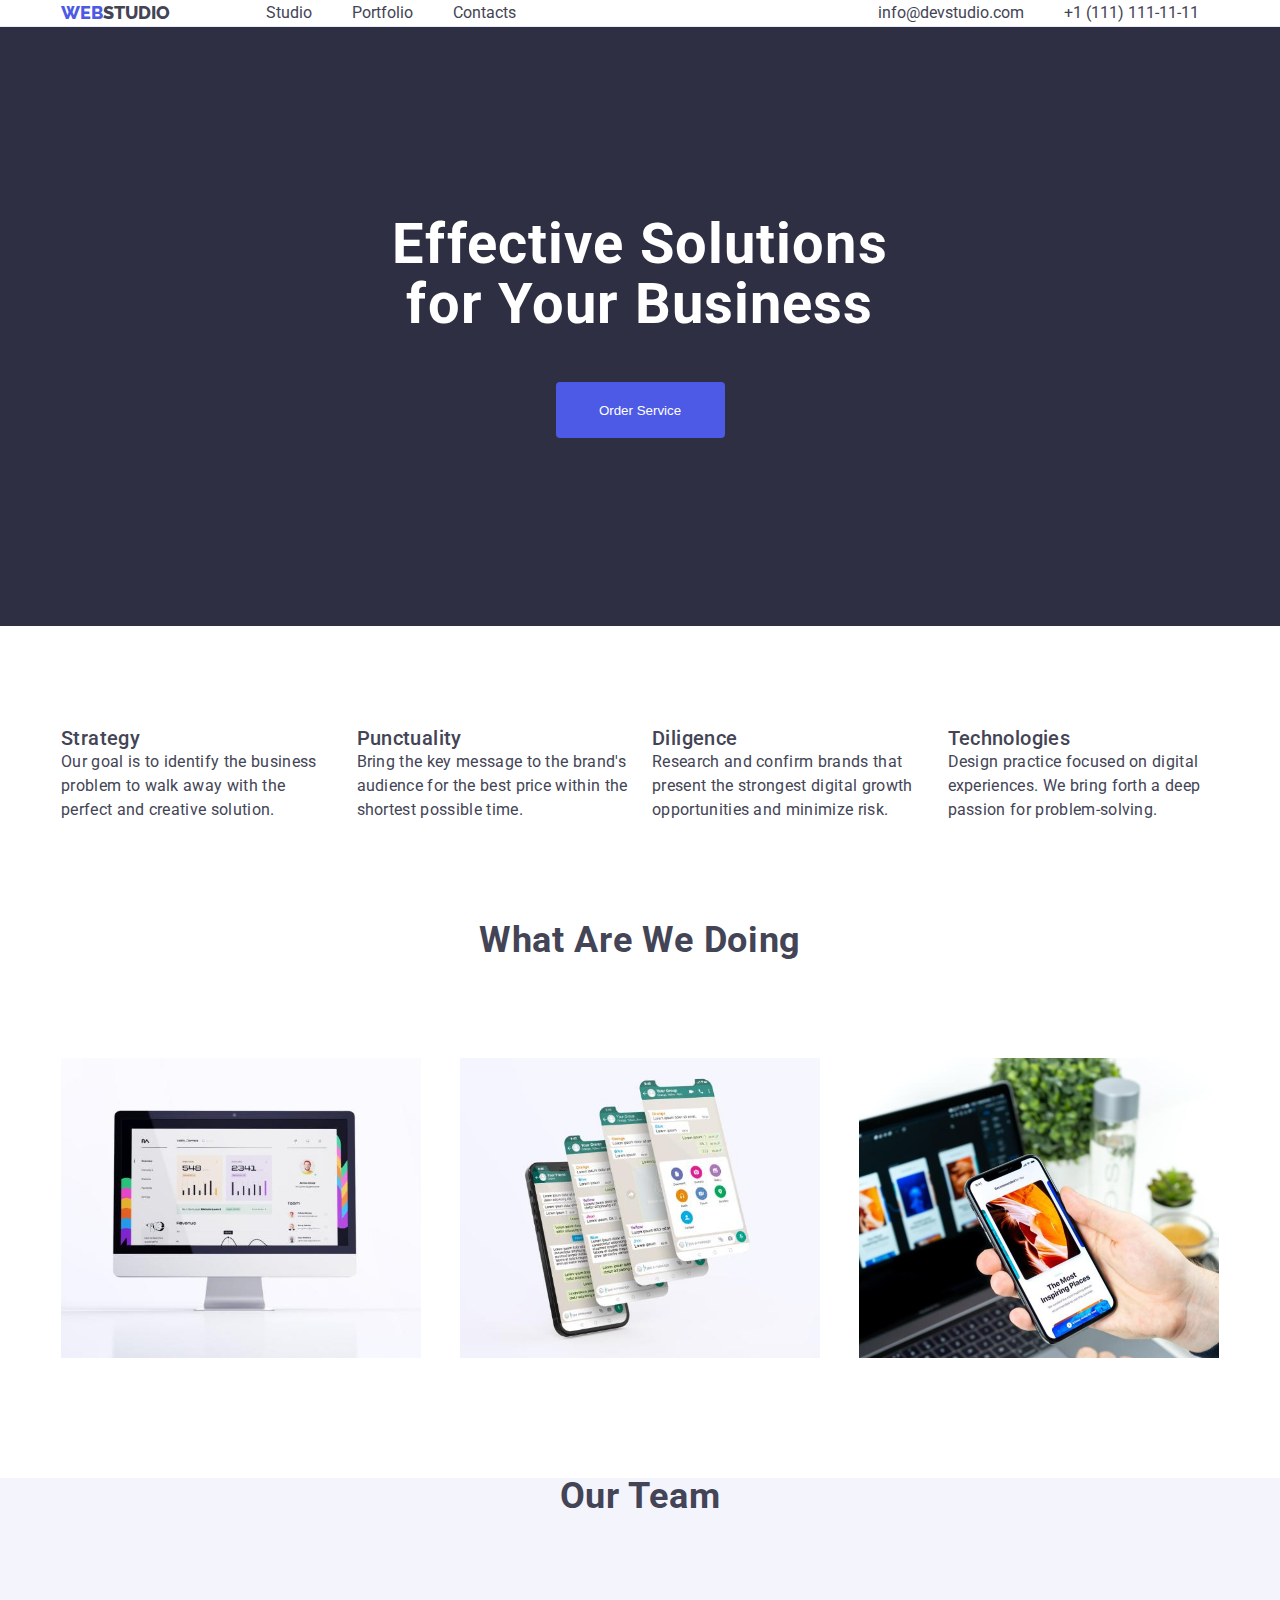
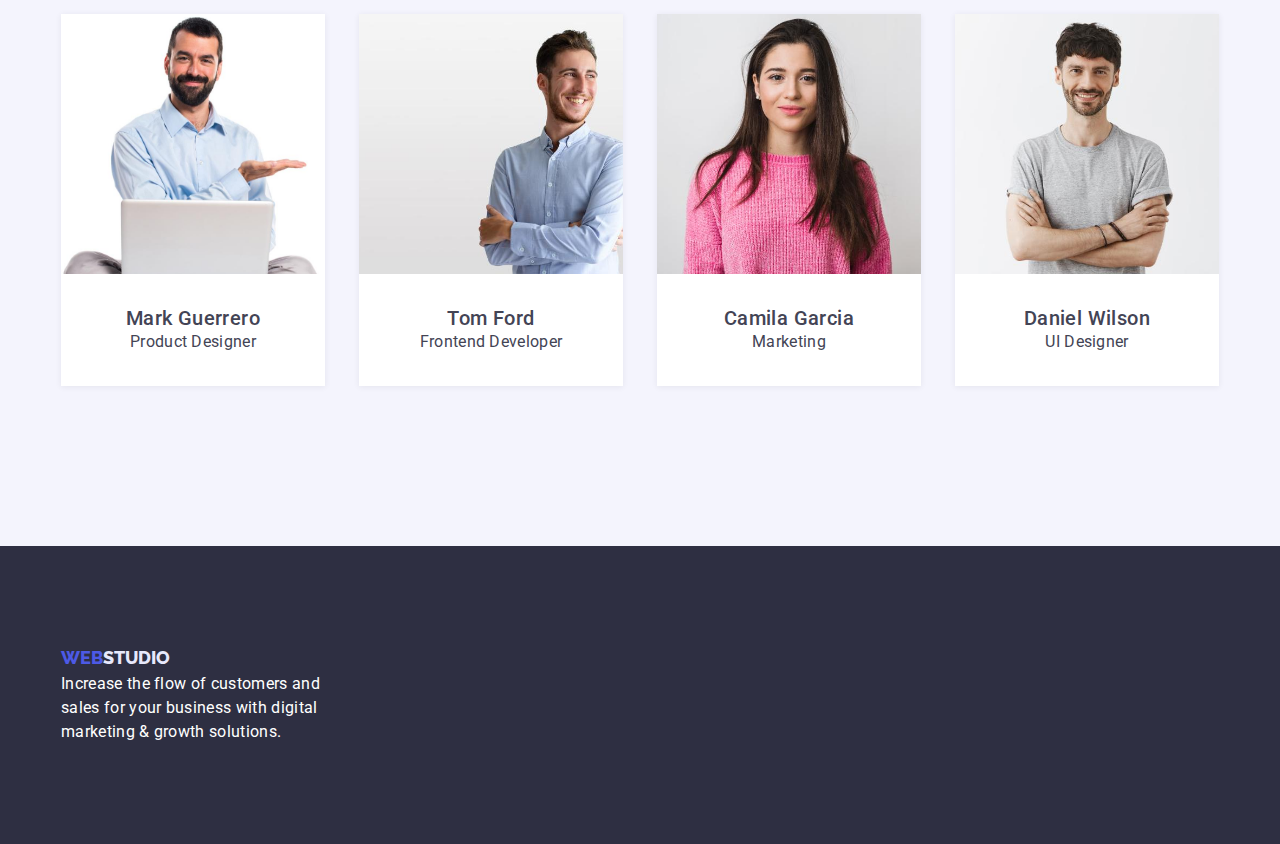
<file: index.html>
<!DOCTYPE html>
<html lang="en">
<head>
    <meta charset="UTF-8">
    <title>Web Studio</title>
    <meta name="viewport" content="width=device-width, initial-scale=1.0">
    <link rel="stylesheet" href="https://cdnjs.cloudflare.com/ajax/libs/modern-normalize/2.0.0/modern-normalize.min.css" integrity="sha512-4xo8blKMVCiXpTaLzQSLSw3KFOVPWhm/TRtuPVc4WG6kUgjH6J03IBuG7JZPkcWMxJ5huwaBpOpnwYElP/m6wg==" crossorigin="anonymous" referrerpolicy="no-referrer" />
    <link href="https://fonts.googleapis.com/css2?family=Raleway:wght@800&family=Roboto:wght@400;500;700;900&display=swap" rel="stylesheet">
    <link rel="stylesheet" href="./css/styles.css">
</head>
<body>
    <header class="section">
        <div class="container header">
            <nav>
                <a class="logo" href="./index.html"><span class="logo-prefix">WEB</span>STUDIO</a>
                <ul>
                    <li><a href="./index.html">Studio</a></li>
                    <li><a href="./portfolio.html">Portfolio</a></li>
                    <li><a href="./index.html">Contacts</a></li>
                </ul>
            </nav>
            <address>
                <ul class="contacts">
                    <li>
                        <a href="mailto:info@devstudio.com">info@devstudio.com</a>
                    </li>
                    <li>
                        <a href="tel:+11111111111">+1 (111) 111-11-11</a>
                    </li>
                </ul>
            </address>
        </div>
    </header>
    
    <main>
        <section class="section hero">
            <div class="container">
                <h1>Effective Solutions for Your Business</h1>
                <button type="button">Order Service</button>
            </div>
        </section>

        <section class="section advantages">
            <div class="container">
                <ul class="advantages-list">
                    <li>
                        <h3>Strategy</h3>
                        <p>Our goal is to identify the business problem to walk away with the perfect and creative solution.</p>
                    </li>
                    <li>
                        <h3>Punctuality</h3>
                        <p>Bring the key message to the brand's audience for the best price within the shortest possible time.</p>
                    </li>
                    <li>
                        <h3>Diligence</h3>
                        <p>Research and confirm brands that present the strongest digital growth opportunities and minimize risk.</p>
                    </li>
                    <li>
                        <h3>Technologies</h3>
                        <p>Design practice focused on digital experiences. We bring forth a deep passion for problem-solving.</p>
                    </li>
                </ul>
            </div>
        </section>
        
        <section class="section doing">
            <div class="container">
                <h2 class="title">What Are We Doing</h2>
                <ul class="doing-list">
                    <li><img src="images/g1.jpg" alt="Desktop application interface" width="360" height="300"></li>
                    <li><img src="images/g2.jpg" alt="Mobile application interface" width="360" height="300"></li>
                    <li><img src="images/g3.jpg" alt="Laptop with mobile application" width="360" height="300"></li>
                </ul>
            </div>
        </section>
        
        <section class="section team-background">
            <div class="container">
                <h2 class="title">Our Team</h2>
                <ul class="team">
                    <li>
                        <img src="images/m1.jpg" alt="Mark Guerrero, Product Designer" width="264" height="260">
                        <div>
                            <h3>Mark Guerrero</h3>
                            <p>Product Designer</p>
                        </div>
                        
                    </li>
                    <li>
                        <img src="images/m2.jpg" alt="Tom Ford, Frontend Developer" width="264" height="260">
                        <div>
                            <h3>Tom Ford</h3>
                            <p>Frontend Developer</p>
                        </div>
                        
                    </li>
                    <li>
                        <img src="images/m3.jpg" alt="Camila Garcia, Marketing" width="264" height="260">
                        <div>
                            <h3>Camila Garcia</h3>
                            <p>Marketing</p>
                        </div>
                    </li>
                    <li>
                        <img src="images/m4.jpg" alt="Daniel Wilson, UI Designer" width="264" height="260">
                        <div>
                            <h3>Daniel Wilson</h3>
                            <p>UI Designer</p>
                        </div>
                    </li>
                </ul>
            </div>
        </section>
    </main>
    
    <footer class="section">
        <div class="container">
            <div class="footer">
                <a class="logo" href="./index.html"><span class="logo-prefix">WEB</span>STUDIO</a>
                <p>Increase the flow of customers and sales for your business with digital marketing & growth solutions.</p>
            </div>
        </div>
    </footer>
</body>
</html>
</file>
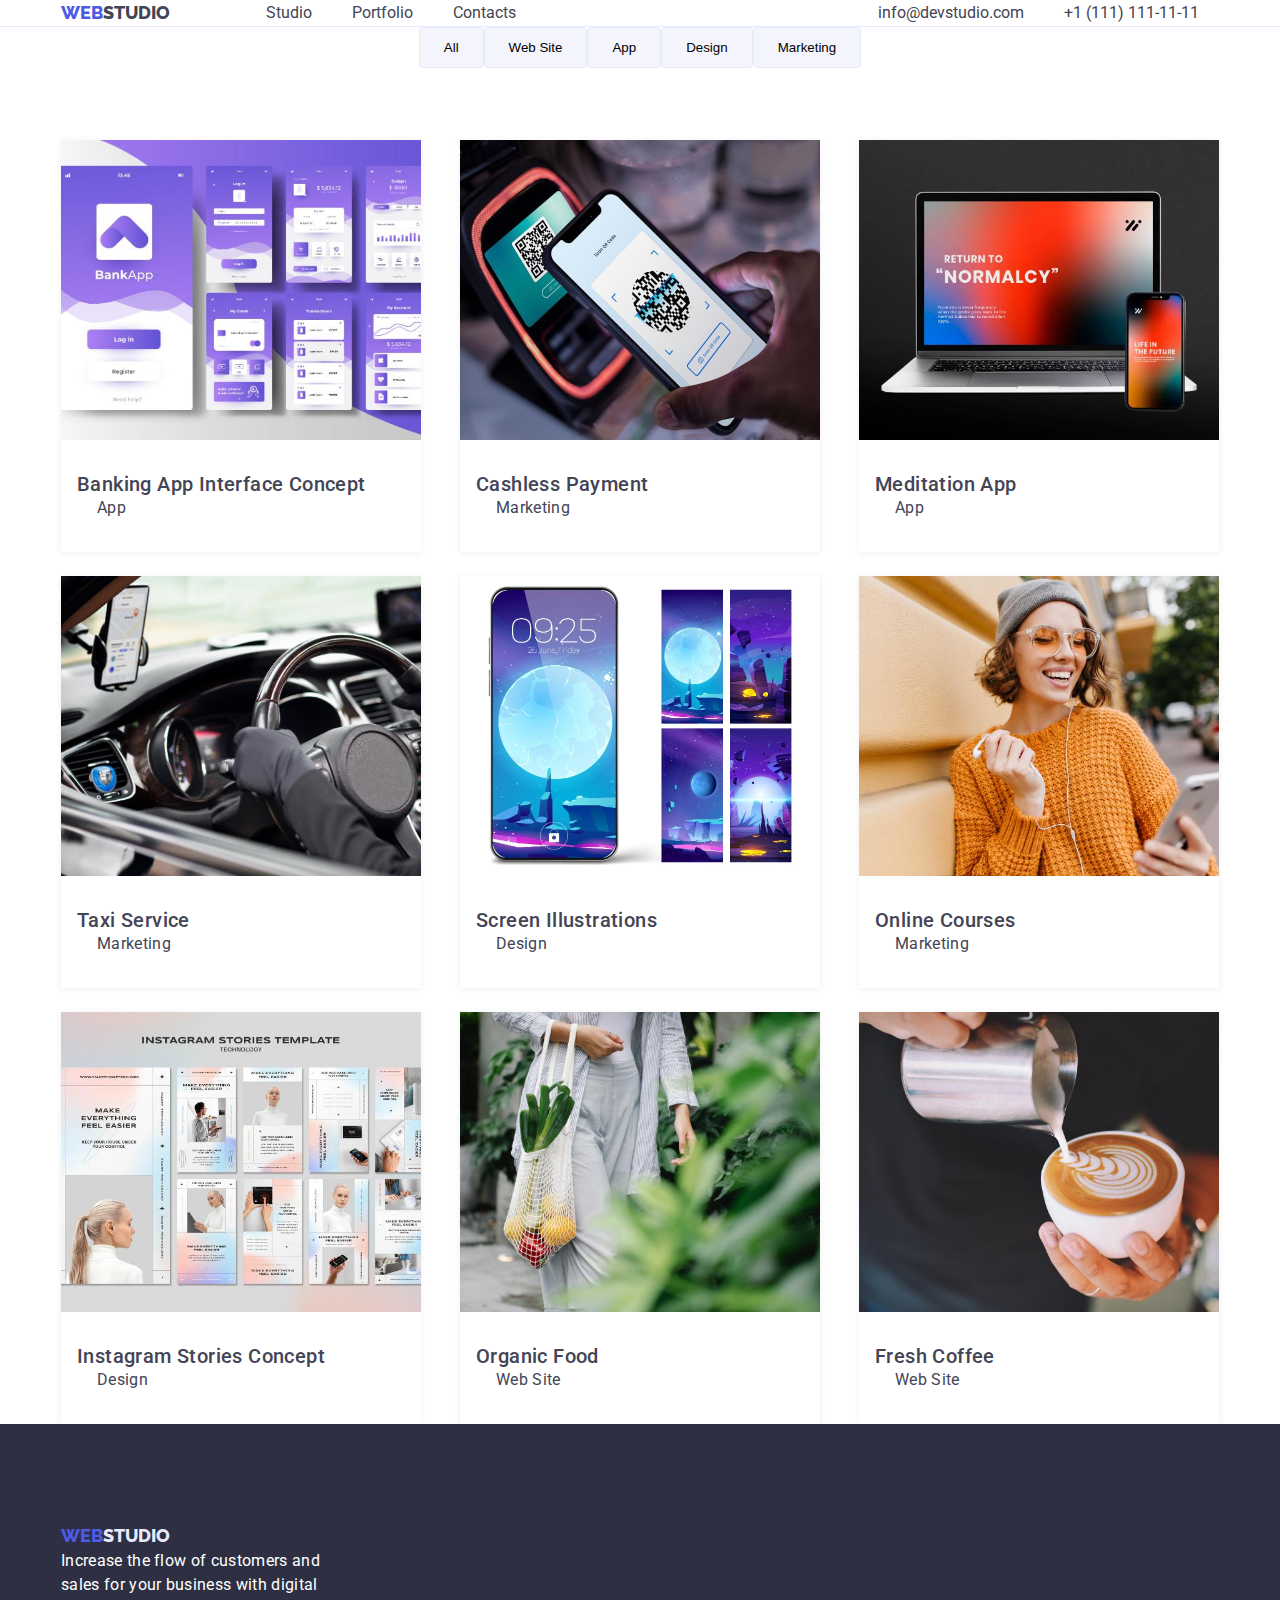
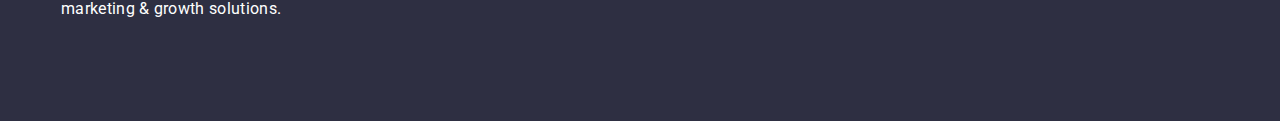
<file: portfolio.html>
<!DOCTYPE html>
<html lang="en">
<head>
    <meta charset="UTF-8">
    <title>Portfolio - Web Studio</title>
    <meta name="viewport" content="width=device-width, initial-scale=1.0">
    <link rel="stylesheet" href="https://cdnjs.cloudflare.com/ajax/libs/modern-normalize/2.0.0/modern-normalize.min.css" integrity="sha512-4xo8blKMVCiXpTaLzQSLSw3KFOVPWhm/TRtuPVc4WG6kUgjH6J03IBuG7JZPkcWMxJ5huwaBpOpnwYElP/m6wg==" crossorigin="anonymous" referrerpolicy="no-referrer" />
    <link href="https://fonts.googleapis.com/css2?family=Raleway:wght@800&family=Roboto:wght@400;500;700;900&display=swap" rel="stylesheet">
    <link rel="stylesheet" href="./css/styles.css">
</head>
<body>
    <header>
        <section class="section">
            <div class="container header">
                <nav>
                    <a class="logo" href="./index.html"><span class="logo-prefix">WEB</span>STUDIO</a>
                    <ul>
                        <li><a href="./index.html">Studio</a></li>
                        <li><a href="./portfolio.html">Portfolio</a></li>
                        <li><a href="./index.html">Contacts</a></li>
                    </ul>
                </nav>
                <address>
                    <ul class="contacts">
                        <li>
                            <a href="mailto:info@devstudio.com">info@devstudio.com</a>
                        </li>
                        <li>
                            <a href="tel:+11111111111">+1 (111) 111-11-11</a>
                        </li>
                    </ul>
                </address>
            </div>
        </section>
    </header>
    
    <main>
        <section class="section filter">
            <div class="container">
                <ul class="filter-list">
                    <li><button type="button">All</button></li>
                    <li><button type="button">Web Site</button></li>
                    <li><button type="button">App</button></li>
                    <li><button type="button">Design</button></li>
                    <li><button type="button">Marketing</button></li>
                </ul>
                
                <ul class="portfolio-gallery">
                    <li>
                        <img src="./images/portfolio/1.jpeg" alt="Banking App Interface Concept" width="360" height="300">
                        <div>
                            <h3>Banking App Interface Concept</h3>
                            <p>App</p>
                        </div>
                    </li>
                    <li>
                        <img src="./images/portfolio/2.jpg" alt="Cashless Payment" width="360" height="300">
                        <div>
                            <h3>Cashless Payment</h3>
                            <p>Marketing</p>
                        </div>
                    </li>
                    <li>
                        <img src="./images/portfolio/3.jpeg" alt="Meditation App" width="360" height="300">
                        <div>
                            <h3>Meditation App</h3>
                            <p>App</p>
                        </div>
                    </li>
                    <li>
                        <img src="./images/portfolio/4.jpeg" alt="Taxi Service" width="360" height="300">
                        <div>
                            <h3>Taxi Service</h3>
                            <p>Marketing</p>
                        </div>
                    </li>
                    <li>
                        <img src="./images/portfolio/5.jpeg" alt="Screen Illustrations" width="360" height="300">
                        <div>
                            <h3>Screen Illustrations</h3>
                            <p>Design</p>
                        </div>
                    </li>
                    <li>
                        <img src="./images/portfolio/6.jpeg" alt="Online Courses" width="360" height="300">
                        <div>
                            <h3>Online Courses</h3>
                            <p>Marketing</p>
                        </div>
                    </li>
                    <li>
                        <img src="./images/portfolio/7.jpeg" alt="Instagram Stories Concept" width="360" height="300">
                        <div>
                            <h3>Instagram Stories Concept</h3>
                            <p>Design</p>
                        </div>
                    </li>
                    <li>
                        <img src="./images/portfolio/8.jpeg" alt="Organic Food" width="360" height="300">
                        <div>
                            <h3>Organic Food</h3>
                            <p>Web Site</p>
                        </div>
                    </li>
                    <li>
                        <img src="./images/portfolio/9.jpeg" alt="Fresh Coffee" width="360" height="300">
                        <div>
                            <h3>Fresh Coffee</h3>
                            <p>Web Site</p>
                        </div>
                    </li>
                </ul>
            </div>
        </section>
    </main>
    
    <footer>
        <section class="section">
            <div class="container">
                <div class="footer">
                    <a class="logo" href="./index.html"><span class="logo-prefix">WEB</span>STUDIO</a>
                    <p>Increase the flow of customers and sales for your business with digital marketing & growth solutions.</p>
                </div>
            </div>
        </section>
    </footer>
</body>
</html>
</file>
<file: css/styles.css>
:root {
  --primary-brand: #4D5AE5;
  --pressed-state: #404BDF;
  --dark: #2E2F42;
  --success: #31D0AA;
  --text: #434455;
  --subtle-text: #8E8F99;
  --accent: #E7E9FC;
  --light: #F4F4FD;
  --modal-overlay: #2E2F42;
  --hero-background: #2E2F42;
  --white: #FFFFFF;
  --modal-background: #FCFCFC;
}

body {
  font-family: 'Roboto', sans-serif;
  background-color: var(--white);
  color: var(--text);
  line-height: 1.6;
  margin: 0;
}

footer {
  background-color: var(--dark);
  color: var(--white);
}

h1 {
  font-size: 56px;
  font-weight: 700;
  letter-spacing: 1.12px;
  line-height: 1.07;
  margin: 0;
}

h2 {
  font-size: 36px;
  font-weight: 700;
  letter-spacing: 0.72px;
  line-height: 1;
  margin: 0;
}

h3 {
  font-size: 20px;
  font-weight: 500;
  letter-spacing: 0.4px;
  line-height: 1.2;
  margin: 0;
}

p {
  font-size: 16px;
  font-weight: 400;
  letter-spacing: 0.32px;
  line-height: 1.5;
  margin: 0;
}

img {
  display: block;
  object-fit: cover;
  object-position: top;
}

address {
  font-style: normal;
}

button {
  border-radius: 4px;
  cursor: pointer;
}

a,
a:visited {
  color: inherit;
  text-decoration: none;
}

a:hover,
a:focus {
  color: var(--pressed-state);
  text-decoration: underline;
}

ul,
li {
  list-style: none;
  line-height: 1.6;
  margin: 0;
  padding-left: 0;
}

header {
  display: flex;
  align-items: center;
  justify-content: space-between;
  border-bottom: 1px solid var(--accent);
}

nav {
  display: flex;
  align-items: center;
}

nav ul {
  display: flex;
  align-items: center;
  justify-content: space-between;
}

header a:hover {
  text-decoration: none;
}

header li {
  margin: 0 20px;
}

.section {
  margin: 0 auto;
}

.container {
  width: 1158px;
  margin: 0 auto;
  padding: 0 15px;
}

.header {
  display: flex;
  justify-content: space-between;
}

.contacts {
  display: flex;
}

.logo {
  font-family: 'Raleway';
  font-weight: 800;
  font-size: 18px;
  line-height: 21px;
  margin-right: 76px;
}

.logo-prefix {
  color: var(--primary-brand);
}

.hero {
  background-color: var(--hero-background);
}

.section.hero {
  padding: 188px 0;
}

.hero .container {
  display: flex;
  flex-direction: column;
  align-items: center;
  justify-content: center;
  gap: 48px;
}

.hero h1 {
  color: var(--white);
  max-width: 496px;
  text-align: center;
}

.hero button {
  width: 169px;
  height: 56px;
  padding: 16px 32px;
  background-color: var(--primary-brand);
  border: none;
  color: var(--white);
}

.section.advantages {
  margin: 100px 0;
}

.advantages-list {
  padding: 0;
  display: flex;
  justify-content: space-between;
  gap: 24px;
}

.advantages li {
  flex: 1;
}

.title {
  text-align: center;
  margin: 0 auto;
  margin-bottom: 100px;
}

.doing {
  padding-bottom: 120px;
}

.doing-list {
  display: flex;
  justify-content: space-between;
  gap: 24px;
  padding: 0;
}

.team-background {
  background-color: var(--light);
  padding-bottom: 60px;
}

.team {
  display: flex;
  justify-content: space-between;
  gap: 24px;
  margin-bottom: 100px;
  padding: 0;
}

.team div {
  padding: 32px 0;
}

.team li {
  text-align: center;
  border-radius: 0px, 0px, 4px, 4px;
  box-shadow: 0px 1px 6px 0px #2E2F4214;
  background-color: var(--white);
}

.section .filter {
  margin: 96px 0 120px 0;
}

.filter-list {
  list-style: none;
  padding: 0;
  display: flex;
  justify-content: center;
}

.filter-list button {
  background: var(--light);
  border: 1px solid var(--accent);
  border-radius: 4px;
  padding: 12px 24px;
  margin-bottom: 72px;
  transition: background-color 0.3s, color 0.3s;
}

.filter-list button:hover,
.filter-list button:focus {
  background-color: var(--pressed-state);
  color: var(--white);
}

.portfolio-gallery {
  list-style: none;
  padding: 0;
  display: flex;
  justify-content: space-between;
  gap: 24px;
  flex-wrap: wrap;
}

.portfolio-gallery li {
  border-radius: 0px, 0px, 4px, 4px;
  box-shadow: 0px 1px 6px 0px #2E2F4214;
}

.portfolio-gallery div {
  margin: 32px 16px;
}

.portfolio-gallery li p {
  margin-left: 20px;
}

footer {
  padding: 100px 0;
}

footer a {
  color: var(--accent);
}

.footer {
  text-align: left;
  max-width: 264px;
}

footer .logo {
  margin-bottom: 16px;
}

.visually-hidden {
  position: absolute;
  width: 1px;
  height: 1px;
  margin: -1px;
  border: 0;
  padding: 0;
  white-space: nowrap;
  clip-path: inset(100%);
  clip: rect(0 0 0 0);
  overflow: hidden;
}
</file>
